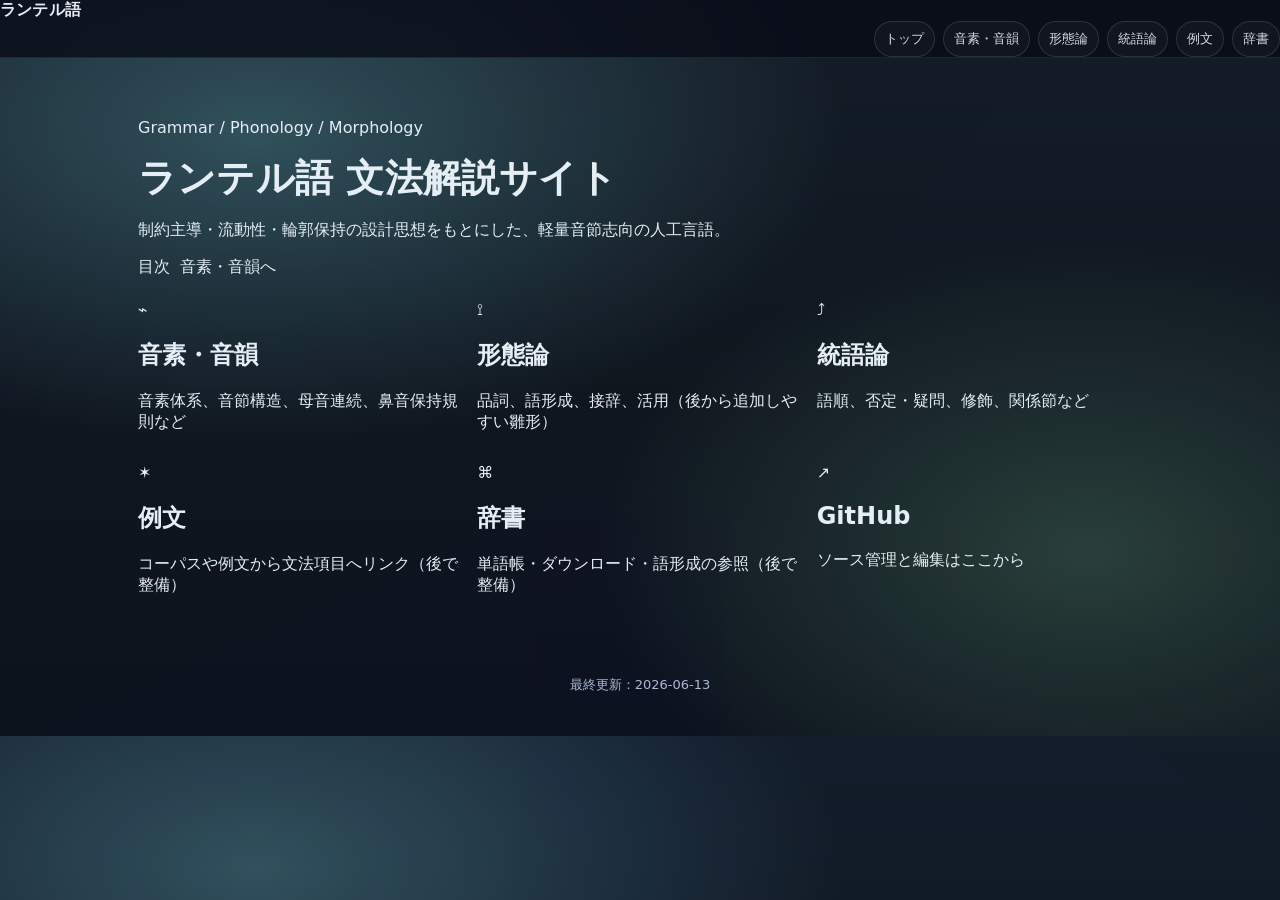
<file: index.html>
<!DOCTYPE html>
<html lang="ja">
<head>
  <meta charset="UTF-8" />
  <meta name="viewport" content="width=device-width, initial-scale=1" />
  <title>ランテル語</title>
  <link rel="stylesheet" href="style.css" />
</head>

<body>
  <header class="site-header">
    <div class="topbar">
      <a class="logo" href="index.html">ランテル語</a>
      <nav class="nav">
        <a href="index.html">トップ</a>
        <a href="phonology.html">音素・音韻</a>
        <a href="morphology.html">形態論</a>
        <a href="syntax.html">統語論</a>
        <a href="examples.html">例文</a>
        <a href="dictionary.html">辞書</a>
      </nav>
    </div>
  </header>

  <main>
    <section class="hero">
      <div class="container">
        <p class="eyebrow">Grammar / Phonology / Morphology</p>
        <h1 class="hero-title">ランテル語 文法解説サイト</h1>
        <p class="hero-tagline">
          制約主導・流動性・輪郭保持の設計思想をもとにした、軽量音節志向の人工言語。
        </p>
        <div class="hero-actions">
          <a class="button primary" href="#cards">目次</a>
          <a class="button" href="phonology.html">音素・音韻へ</a>
        </div>
      </div>
    </section>

    <section id="cards" class="container">
      <div class="card-grid">
        <a class="card-link" href="phonology.html">
          <span class="card-icon" aria-hidden="true">⌁</span>
          <h2 class="card-title">音素・音韻</h2>
          <p class="card-text">音素体系、音節構造、母音連続、鼻音保持規則など</p>
        </a>

        <a class="card-link" href="morphology.html">
          <span class="card-icon" aria-hidden="true">⟟</span>
          <h2 class="card-title">形態論</h2>
          <p class="card-text">品詞、語形成、接辞、活用（後から追加しやすい雛形）</p>
        </a>

        <a class="card-link" href="syntax.html">
          <span class="card-icon" aria-hidden="true">⤴</span>
          <h2 class="card-title">統語論</h2>
          <p class="card-text">語順、否定・疑問、修飾、関係節など</p>
        </a>

        <a class="card-link" href="examples.html">
          <span class="card-icon" aria-hidden="true">✶</span>
          <h2 class="card-title">例文</h2>
          <p class="card-text">コーパスや例文から文法項目へリンク（後で整備）</p>
        </a>

        <a class="card-link" href="dictionary.html">
          <span class="card-icon" aria-hidden="true">⌘</span>
          <h2 class="card-title">辞書</h2>
          <p class="card-text">単語帳・ダウンロード・語形成の参照（後で整備）</p>
        </a>

        <a class="card-link" href="https://github.com/Ranteliye/Ranteliye-grammar">
          <span class="card-icon" aria-hidden="true">↗</span>
          <h2 class="card-title">GitHub</h2>
          <p class="card-text">ソース管理と編集はここから</p>
        </a>
      </div>
    </section>
  </main>

  <footer class="site-footer">最終更新：2026-06-13</footer>
</body>

</html>
</file>
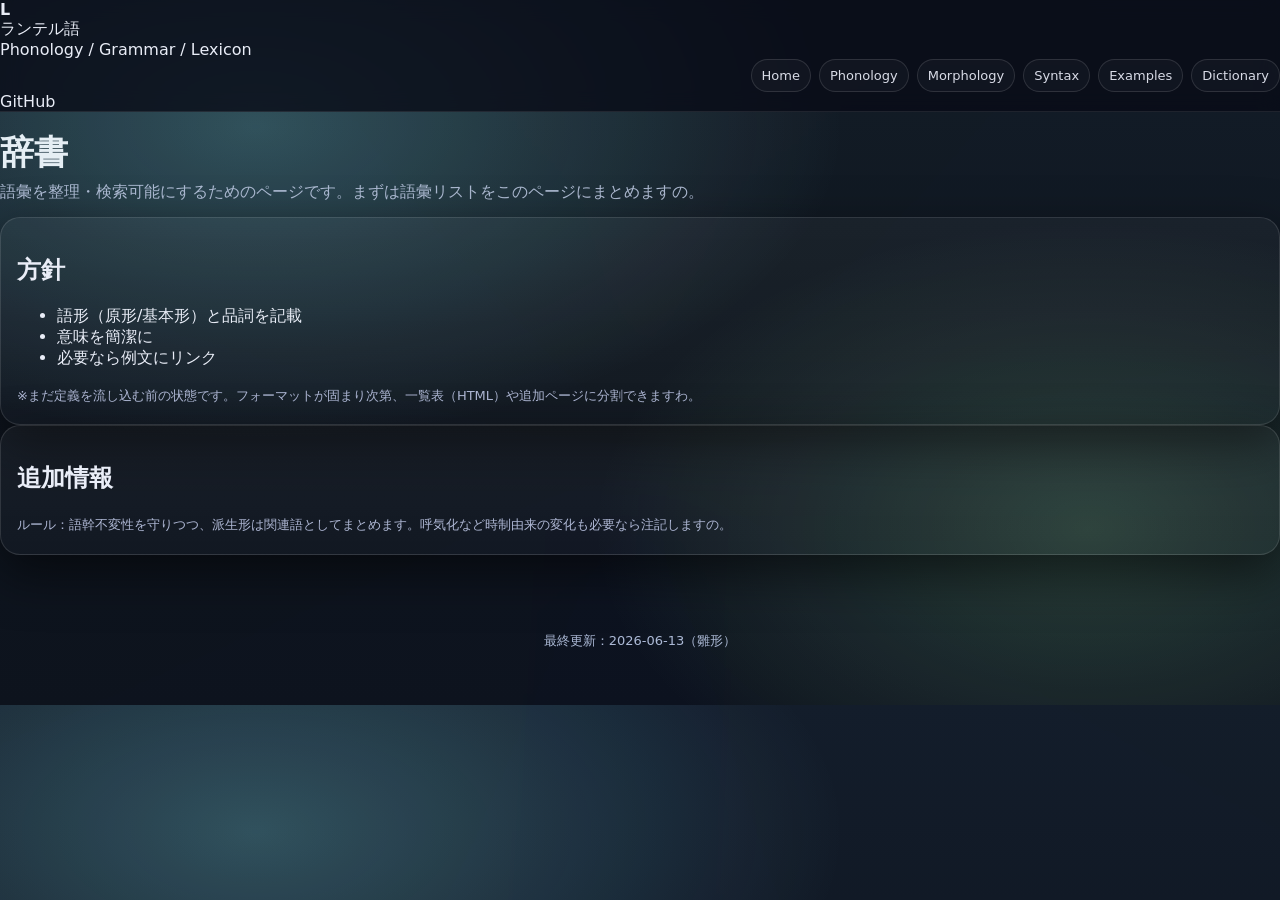
<file: dictionary.html>
<!DOCTYPE html>
<html lang="ja">
<head>
  <meta charset="UTF-8" />
  <meta name="viewport" content="width=device-width, initial-scale=1" />
  <title>辞書 | ランテル語 文法解説</title>
  <link rel="stylesheet" href="style.css" />
</head>

<body>
  <header class="topbar">
    <div class="topbar-inner">
      <div class="brand">
        <div class="logo">L</div>
        <div>
          <div class="brand-title">ランテル語</div>
          <div class="brand-subtitle">Phonology / Grammar / Lexicon</div>
        </div>
      </div>

      <nav class="nav">
        <a href="index.html">Home</a>
        <a href="phonology.html">Phonology</a>
        <a href="morphology.html">Morphology</a>
        <a href="syntax.html">Syntax</a>
        <a href="examples.html">Examples</a>
        <a href="dictionary.html" aria-current="page">Dictionary</a>
      </nav>

      <div class="topbar-actions">
        <a class="ghost" href="https://github.com/Ranteliye/Ranteliye-grammar" target="_blank" rel="noreferrer">GitHub</a>
      </div>
    </div>
  </header>

  <main class="page-main">
    <section class="page-hero">
      <div class="page-container">
        <h1 class="page-title">辞書</h1>
        <p class="lead">語彙を整理・検索可能にするためのページです。まずは語彙リストをこのページにまとめますの。</p>
      </div>
    </section>

    <section class="page-container">
      <div class="card">
        <h2 class="card-title">方針</h2>
        <ul>
          <li>語形（原形/基本形）と品詞を記載</li>
          <li>意味を簡潔に</li>
          <li>必要なら例文にリンク</li>
        </ul>

        <p class="muted">※まだ定義を流し込む前の状態です。フォーマットが固まり次第、一覧表（HTML）や追加ページに分割できますわ。</p>
      </div>

      <div class="card">
        <h2 class="card-title">追加情報</h2>
        <p>ルール：語幹不変性を守りつつ、派生形は関連語としてまとめます。呼気化など時制由来の変化も必要なら注記しますの。</p>
      </div>
    </section>
  </main>

  <footer class="site-footer">
    <div class="page-container">
      <p class="muted">最終更新：2026-06-13（雛形）</p>
    </div>
  </footer>
</body>
</html>
</file>
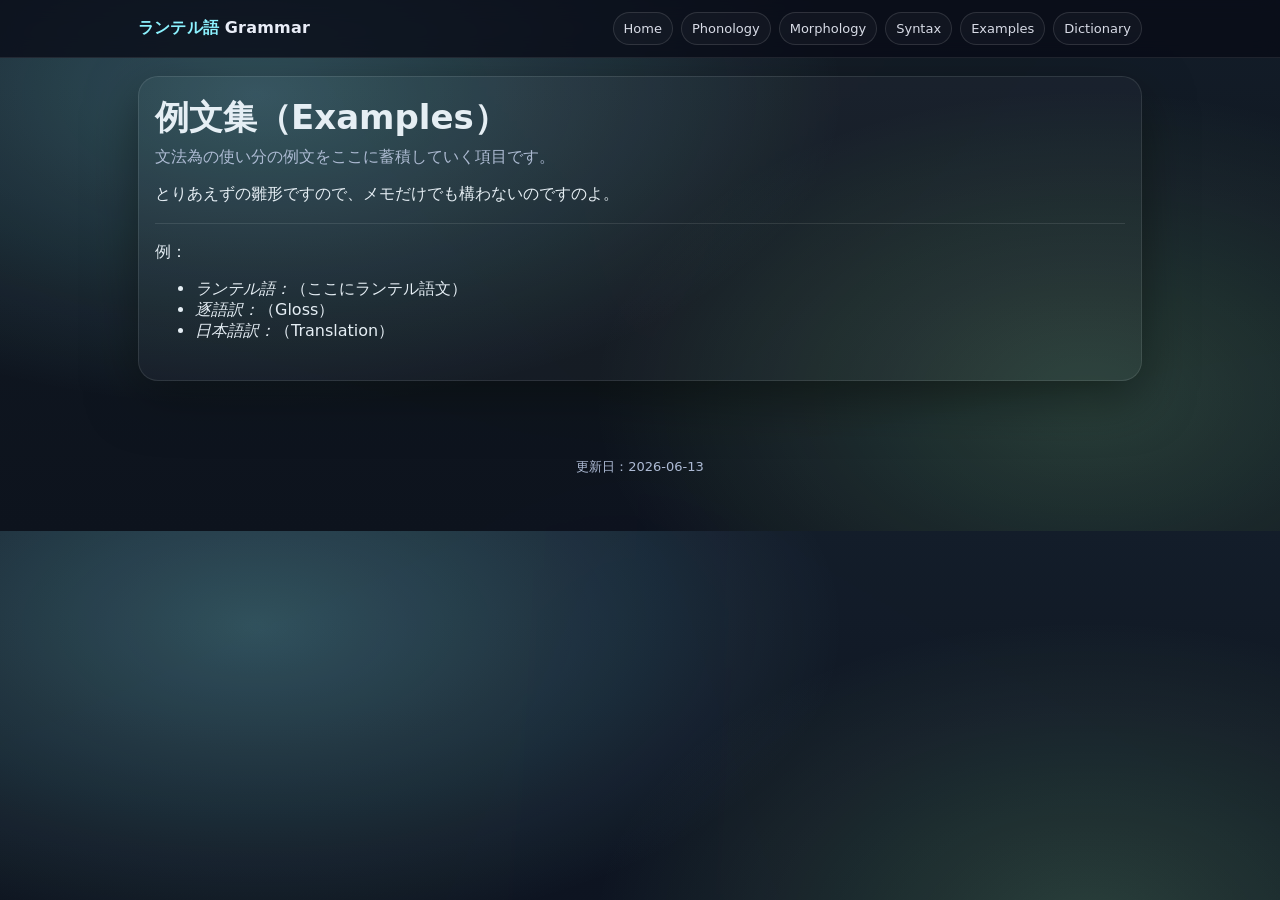
<file: examples.html>
<!doctype html>
<html lang="ja">
<head>
  <meta charset="UTF-8" />
  <meta name="viewport" content="width=device-width, initial-scale=1" />
  <title>ランテル語 例文</title>
  <link rel="stylesheet" href="style.css" />
</head>
<body>
  <header class="topbar">
    <div class="container">
      <div class="wrap">
        <div class="logo"><span class="mark">ランテル語</span> Grammar</div>
        <nav class="nav">
          <a href="index.html">Home</a>
          <a href="phonology.html">Phonology</a>
          <a href="morphology.html">Morphology</a>
          <a href="syntax.html">Syntax</a>
          <a href="examples.html">Examples</a>
          <a href="dictionary.html">Dictionary</a>
        </nav>
      </div>
    </div>
  </header>

  <main>
    <div class="container">
      <section class="section">
        <h1 class="page-title">例文集（Examples）</h1>
        <p class="lead">文法為の使い分の例文をここに蓄積していく項目です。</p>
        <p>とりあえずの雛形ですので、メモだけでも構わないのですのよ。</p>
        <hr>
        <p>例：</p>
        <ul>
          <li><em>ランテル語：</em>（ここにランテル語文）</li>
          <li><em>逐語訳：</em>（Gloss）</li>
          <li><em>日本語訳：</em>（Translation）</li>
        </ul>
      </section>
    </div>
  </main>

  <footer class="site-footer">
    <p>更新日：2026-06-13</p>
  </footer>
</body>
</html>
</file>
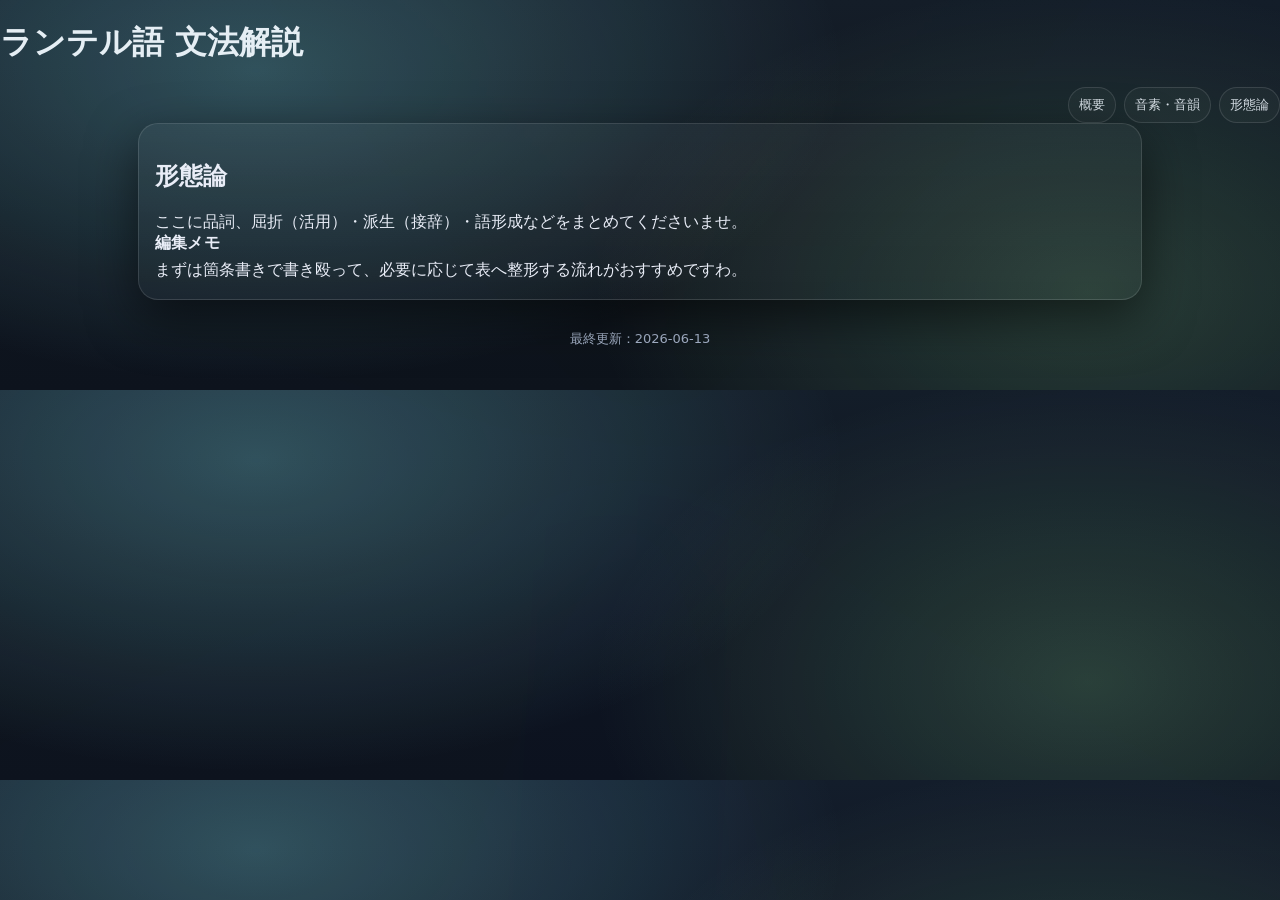
<file: morphology.html>
<!DOCTYPE html>
<html lang="ja">
<head>
  <meta charset="UTF-8" />
  <meta name="viewport" content="width=device-width, initial-scale=1" />
  <title>形態論 | ランテル語</title>
  <link rel="stylesheet" href="style.css" />
</head>
<body>
  <header class="site-header">
    <h1>ランテル語 文法解説</h1>
    <nav class="nav">
      <a href="index.html#overview">概要</a>
      <a href="phonology.html">音素・音韻</a>
      <a href="morphology.html">形態論</a>
    </nav>
  </header>

  <main class="container">
    <section class="card">
      <h2>形態論</h2>
      <div class="editable">
        ここに品詞、屈折（活用）・派生（接辞）・語形成などをまとめてくださいませ。
      </div>

      <h3>編集メモ</h3>
      <div class="editable">
        まずは箇条書きで書き殴って、必要に応じて表へ整形する流れがおすすめですわ。
      </div>
    </section>
  </main>

  <footer class="site-footer">最終更新：2026-06-13</footer>
</body>
</html>
</file>
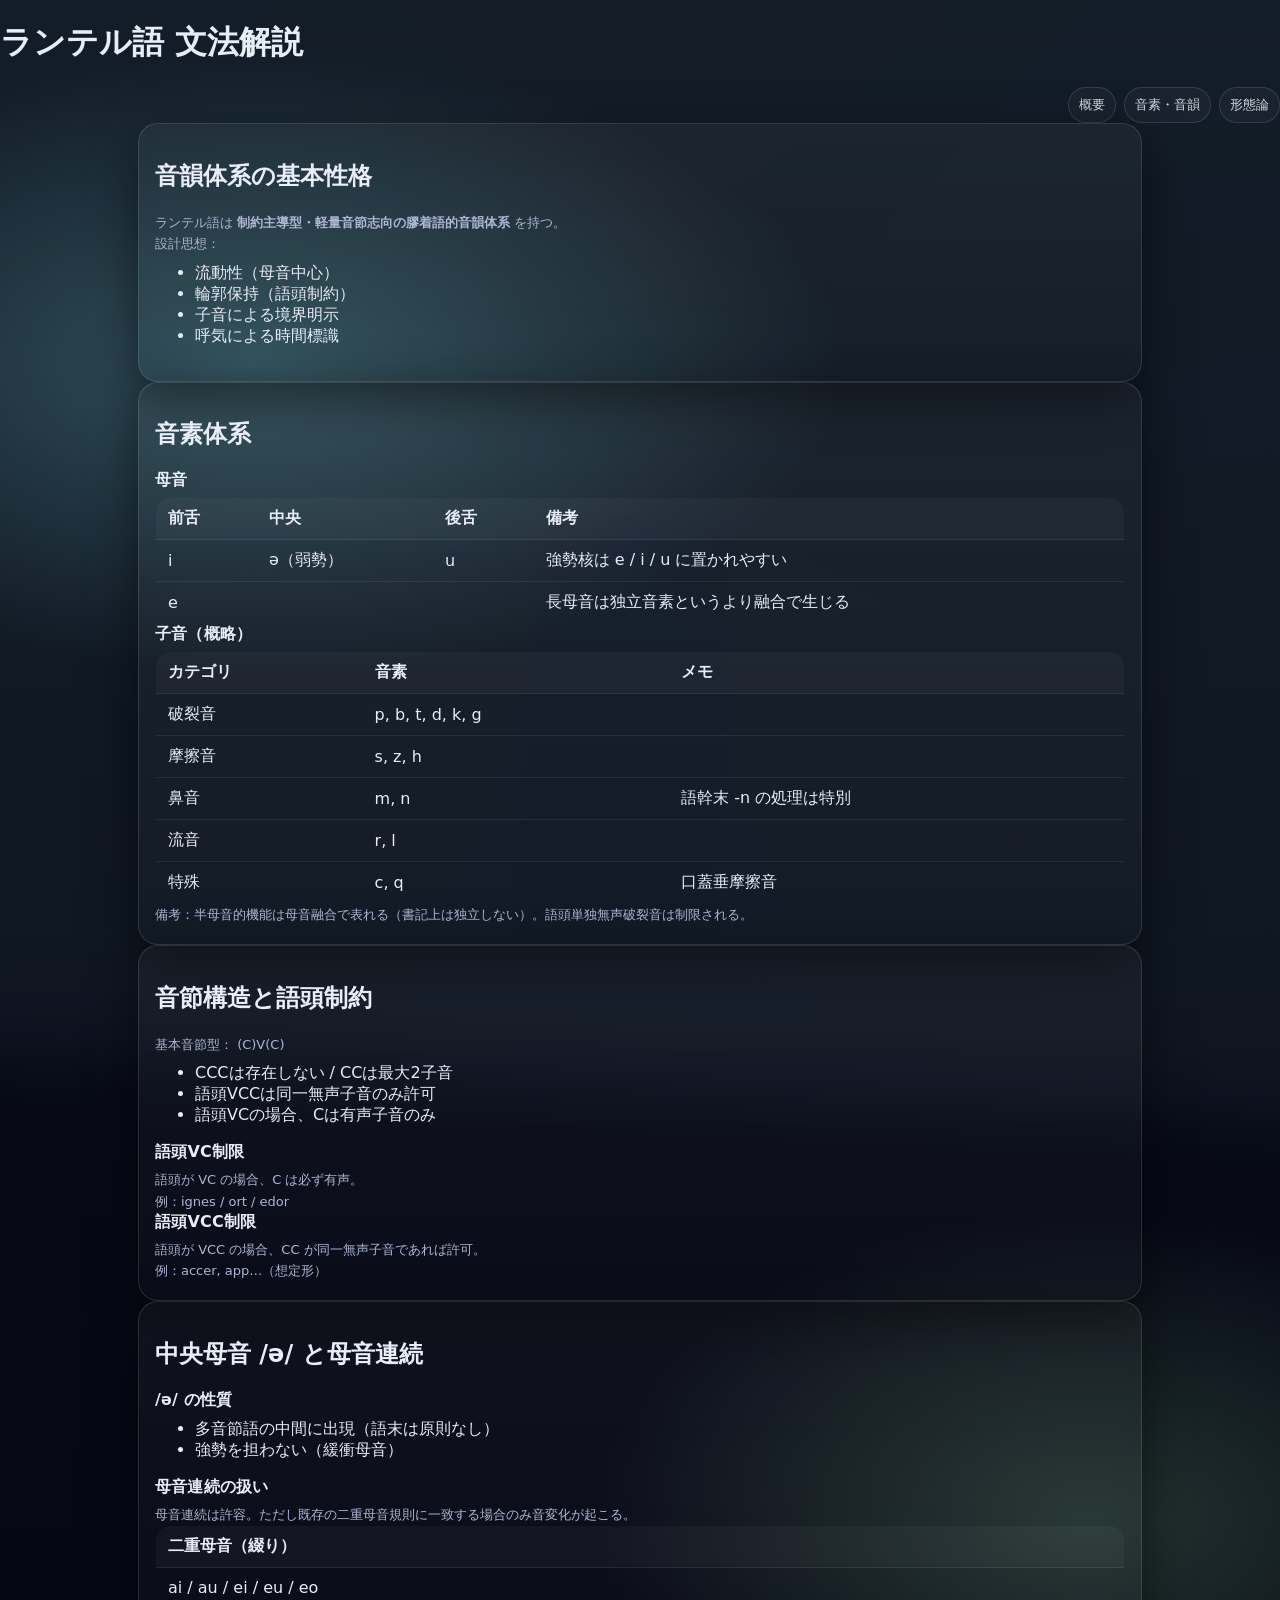
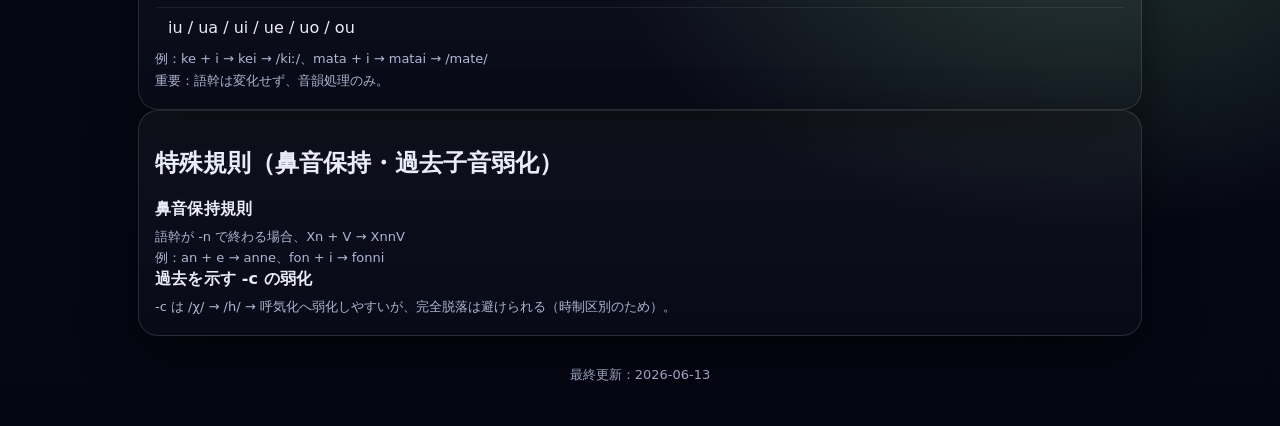
<file: phonology.html>
<!DOCTYPE html>
<html lang="ja">
<head>
  <meta charset="UTF-8" />
  <meta name="viewport" content="width=device-width, initial-scale=1" />
  <title>音素・音韻 | ランテル語</title>
  <link rel="stylesheet" href="style.css" />
</head>
<body>
  <header class="site-header">
    <h1>ランテル語 文法解説</h1>
    <nav class="nav">
      <a href="index.html#overview">概要</a>
      <a href="phonology.html">音素・音韻</a>
      <a href="morphology.html">形態論</a>
    </nav>
  </header>

  <main class="container">
    <section class="card">
      <h2>音韻体系の基本性格</h2>
      <div class="editable">
        <p>ランテル語は <strong>制約主導型・軽量音節志向の膠着語的音韻体系</strong> を持つ。</p>
        <p>設計思想：</p>
        <ul>
          <li>流動性（母音中心）</li>
          <li>輪郭保持（語頭制約）</li>
          <li>子音による境界明示</li>
          <li>呼気による時間標識</li>
        </ul>
      </div>
    </section>

    <section class="card">
      <h2>音素体系</h2>
      <h3>母音</h3>
      <div class="editable">
        <table class="table">
          <thead><tr><th>前舌</th><th>中央</th><th>後舌</th><th>備考</th></tr></thead>
          <tbody>
            <tr><td>i</td><td>ə（弱勢）</td><td>u</td><td>強勢核は e / i / u に置かれやすい</td></tr>
            <tr><td>e</td><td></td><td></td><td>長母音は独立音素というより融合で生じる</td></tr>
          </tbody>
        </table>
      </div>

      <h3>子音（概略）</h3>
      <div class="editable">
        <table class="table">
          <thead><tr><th>カテゴリ</th><th>音素</th><th>メモ</th></tr></thead>
          <tbody>
            <tr><td>破裂音</td><td>p, b, t, d, k, g</td><td></td></tr>
            <tr><td>摩擦音</td><td>s, z, h</td><td></td></tr>
            <tr><td>鼻音</td><td>m, n</td><td>語幹末 -n の処理は特別</td></tr>
            <tr><td>流音</td><td>r, l</td><td></td></tr>
            <tr><td>特殊</td><td>c, q</td><td>口蓋垂摩擦音</td></tr>
          </tbody>
        </table>
        <p>備考：半母音的機能は母音融合で表れる（書記上は独立しない）。語頭単独無声破裂音は制限される。</p>
      </div>
    </section>

    <section class="card">
      <h2>音節構造と語頭制約</h2>
      <div class="editable">
        <p>基本音節型： (C)V(C)</p>
        <ul>
          <li>CCCは存在しない / CCは最大2子音</li>
          <li>語頭VCCは同一無声子音のみ許可</li>
          <li>語頭VCの場合、Cは有声子音のみ</li>
        </ul>
      </div>

      <h3>語頭VC制限</h3>
      <div class="editable">
        <p>語頭が VC の場合、C は必ず有声。</p>
        <p>例：ignes / ort / edor</p>
      </div>

      <h3>語頭VCC制限</h3>
      <div class="editable">
        <p>語頭が VCC の場合、CC が同一無声子音であれば許可。</p>
        <p>例：accer, app…（想定形）</p>
      </div>
    </section>

    <section class="card">
      <h2>中央母音 /ə/ と母音連続</h2>
      <div class="editable">
        <h3>/ə/ の性質</h3>
        <ul>
          <li>多音節語の中間に出現（語末は原則なし）</li>
          <li>強勢を担わない（緩衝母音）</li>
        </ul>
      </div>

      <div class="editable">
        <h3>母音連続の扱い</h3>
        <p>母音連続は許容。ただし既存の二重母音規則に一致する場合のみ音変化が起こる。</p>
        <table class="table">
          <thead><tr><th>二重母音（綴り）</th></tr></thead>
          <tbody>
            <tr><td>ai / au / ei / eu / eo</td></tr>
            <tr><td>iu / ua / ui / ue / uo / ou</td></tr>
          </tbody>
        </table>
        <p>例：ke + i → kei → /kiː/、mata + i → matai → /mate/</p>
        <p>重要：語幹は変化せず、音韻処理のみ。</p>
      </div>
    </section>

    <section class="card">
      <h2>特殊規則（鼻音保持・過去子音弱化）</h2>
      <div class="editable">
        <h3>鼻音保持規則</h3>
        <p>語幹が -n で終わる場合、Xn + V → XnnV</p>
        <p>例：an + e → anne、fon + i → fonni</p>
      </div>

      <div class="editable">
        <h3>過去を示す -c の弱化</h3>
        <p>-c は /χ/ → /h/ → 呼気化へ弱化しやすいが、完全脱落は避けられる（時制区別のため）。</p>
      </div>
    </section>
  </main>

  <footer class="site-footer">最終更新：2026-06-13</footer>
</body>
</html>
</file>
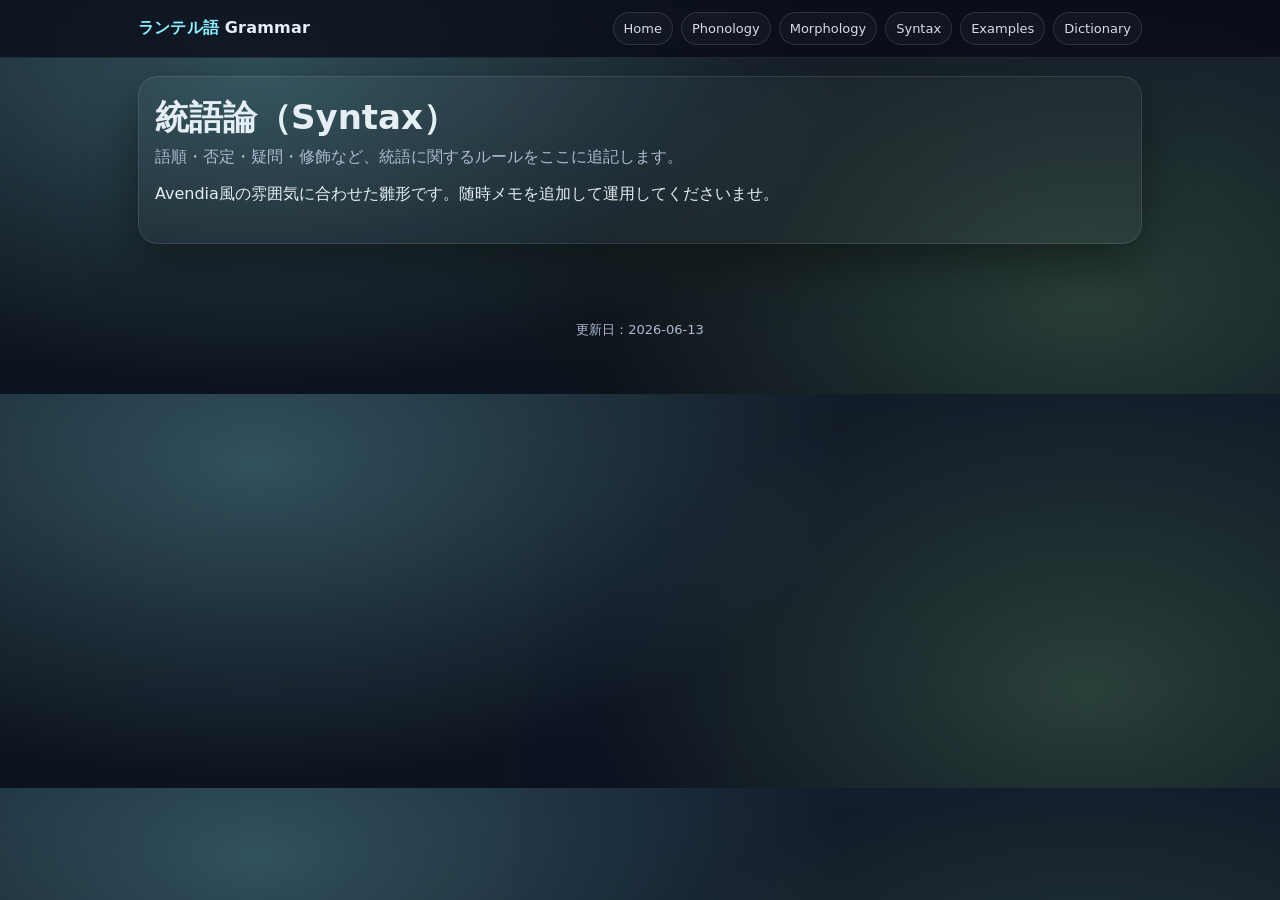
<file: syntax.html>
<!doctype html>
<html lang="ja">
<head>
  <meta charset="UTF-8" />
  <meta name="viewport" content="width=device-width, initial-scale=1" />
  <title>ランテル語 統語論</title>
  <link rel="stylesheet" href="style.css" />
</head>
<body>
  <header class="topbar">
    <div class="container">
      <div class="wrap">
        <div class="logo"><span class="mark">ランテル語</span> Grammar</div>
        <nav class="nav">
          <a href="index.html">Home</a>
          <a href="phonology.html">Phonology</a>
          <a href="morphology.html">Morphology</a>
          <a href="syntax.html">Syntax</a>
          <a href="examples.html">Examples</a>
          <a href="dictionary.html">Dictionary</a>
        </nav>
      </div>
    </div>
  </header>

  <main>
    <div class="container">
      <section class="section">
        <h1 class="page-title">統語論（Syntax）</h1>
        <p class="lead">語順・否定・疑問・修飾など、統語に関するルールをここに追記します。</p>
        <p>Avendia風の雰囲気に合わせた雛形です。随時メモを追加して運用してくださいませ。</p>
      </section>
    </div>
  </main>

  <footer class="site-footer">
    <p>更新日：2026-06-13</p>
  </footer>
</body>
</html>
</file>
<file: style.css>
:root{
  --bg:#080b16;
  --card1: rgba(255,255,255,.04);
  --card2: rgba(255,255,255,.02);
  --border: rgba(255,255,255,.12);
  --text:#e9edf7;
  --muted:#aeb7d4;
  --accent:#8cf2ff;
  --accent2:#a3ffb0;
  --shadow: 0 18px 50px rgba(0,0,0,.55);
}

*{ box-sizing:border-box; }
body{
  margin:0;
  font-family: ui-sans-serif, system-ui, -apple-system, Segoe UI, Roboto, Helvetica, Arial, "Apple Color Emoji","Segoe UI Emoji";
  color:var(--text);
  background:
    radial-gradient(980px 520px at 20% 18%, rgba(140,242,255,.25), transparent 60%),
    radial-gradient(900px 560px at 85% 75%, rgba(163,255,176,.18), transparent 55%),
    linear-gradient(180deg, #0b1020 0%, #070916 55%, #050613 100%);
}

body::before{
  content:"";
  position:fixed;
  inset:-20%;
  background: conic-gradient(from 180deg at 50% 50%, rgba(140,242,255,.06), rgba(163,255,176,.06), rgba(140,242,255,.06));
  filter: blur(40px);
  opacity:.9;
  pointer-events:none;
  transform: rotate(3deg);
}

a{ color: inherit; text-decoration:none; }
a:hover{ text-decoration: underline; }

.container{ max-width: 1040px; margin: 0 auto; padding: 0 18px; }

.topbar{
  position: sticky;
  top:0;
  z-index: 20;
  background: rgba(8,11,22,.78);
  backdrop-filter: blur(10px);
  border-bottom: 1px solid rgba(255,255,255,.09);
}
.topbar .wrap{ display:flex; align-items:center; justify-content:space-between; gap: 14px; padding: 12px 0; }
.logo{ font-weight: 800; letter-spacing: .2px; white-space:nowrap; }
.logo .mark{ color: var(--accent); }

.nav{ display:flex; gap: 8px; flex-wrap: wrap; justify-content:flex-end; }
.nav a{
  display:inline-flex;
  align-items:center;
  gap: 8px;
  padding: 8px 10px;
  border-radius: 999px;
  border: 1px solid rgba(255,255,255,.12);
  background: rgba(255,255,255,.03);
  text-decoration:none;
  font-size: 13px;
  color: rgba(233,237,247,.92);
}
.nav a:hover{
  border-color: rgba(140,242,255,.55);
  background: rgba(140,242,255,.06);
}

main{ padding: 18px 0 34px; }
.hero{ padding: 26px 0 8px; }
.hero h1{ margin: 0 0 8px; font-size: clamp(24px, 3.4vw, 38px); letter-spacing:.2px; }
.hero .subtitle{ margin: 0; color: var(--muted); font-size: 14px; line-height: 1.65; max-width: 70ch; }

.hero-actions{ display:flex; flex-wrap: wrap; gap: 10px; margin-top: 14px; }
.btn{
  display:inline-flex;
  align-items:center;
  justify-content:center;
  gap: 10px;
  padding: 10px 12px;
  border-radius: 999px;
  border: 1px solid rgba(255,255,255,.14);
  background: rgba(255,255,255,.03);
  color: var(--text);
  cursor:pointer;
  text-decoration:none;
  font-weight: 650;
  font-size: 13px;
}
.btn:hover{ text-decoration:none; border-color: rgba(163,255,176,.55); background: rgba(163,255,176,.06); }
.btn.primary{
  border-color: rgba(140,242,255,.65);
  background: linear-gradient(180deg, rgba(140,242,255,.13), rgba(163,255,176,.08));
}
.btn.secondary{
  border-color: rgba(255,255,255,.14);
  background: rgba(255,255,255,.02);
}

.card-grid{
  display:grid;
  grid-template-columns: repeat(auto-fit, minmax(260px, 1fr));
  gap: 14px;
  margin-top: 14px;
}
.card{
  border-radius: 20px;
  padding: 16px 16px 18px;
  background: linear-gradient(180deg, var(--card1), var(--card2));
  border: 1px solid var(--border);
  box-shadow: var(--shadow);
  position: relative;
  overflow:hidden;
}
.card::before{
  content:"";
  position:absolute;
  inset:-40% -40% auto auto;
  width: 280px; height: 280px;
  background: radial-gradient(circle at 30% 30%, rgba(140,242,255,.16), transparent 55%);
  pointer-events:none;
}
.card h3{ margin: 0 0 6px; font-size: 16px; letter-spacing:.2px; }
.card p{ margin: 0; color: var(--muted); font-size: 13px; line-height: 1.65; }
.card .links{ margin-top: 12px; display:flex; gap: 10px; flex-wrap: wrap; }
.card .meta{ margin-top: 10px; color: rgba(233,237,247,.62); font-size: 12px; }

.section{
  background: rgba(255,255,255,.03);
  border: 1px solid rgba(255,255,255,.10);
  box-shadow: var(--shadow);
  border-radius: 20px;
  padding: 18px 16px 22px;
}

h1.page-title{ margin: 0 0 6px; font-size: clamp(22px, 3.0vw, 34px); }
.lead{ margin: 0 0 14px; color: var(--muted); }

.site-footer{
  text-align:center;
  color: var(--muted);
  font-size: 13px;
  padding: 30px 12px 42px;
}

hr{ border: none; height: 1px; background: rgba(255,255,255,.10); margin: 18px 0; }
ul{ margin-top: 8px; }

.table{ width:100%; border-collapse: collapse; border-radius: 16px; overflow:hidden; border: 1px solid rgba(255,255,255,.10); }
.table th, .table td{ padding: 10px 12px; border-bottom: 1px solid rgba(255,255,255,.07); }
.table th{ background: rgba(255,255,255,.03); text-align:left; }

@media (max-width: 520px){
  .topbar .wrap{ flex-direction: column; align-items:flex-start; }
  .nav{ justify-content:flex-start; }
}
</file>
